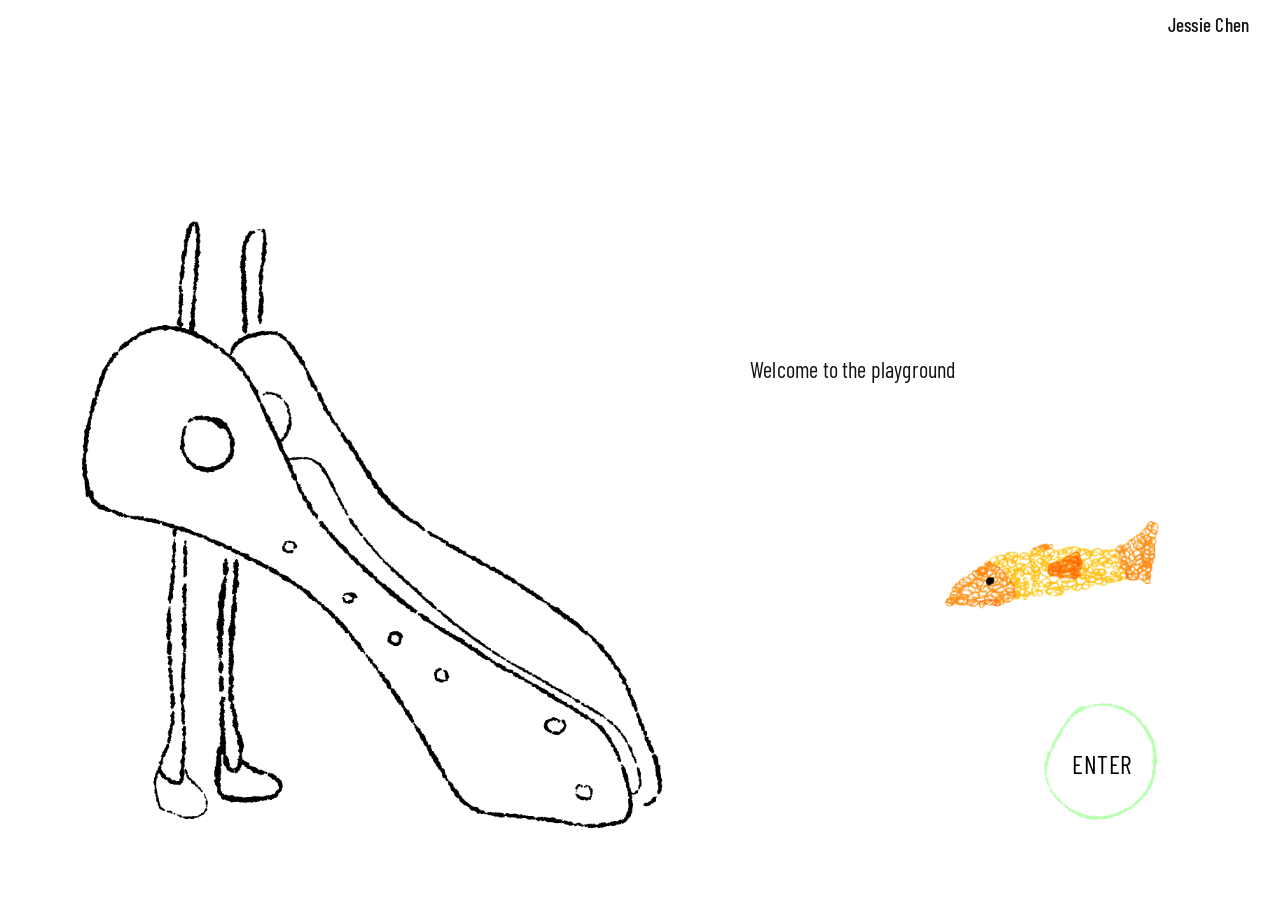
<file: index.html>
<!doctype html>
<html lang="en">
<head>
  <meta charset="utf-8">
  <meta name="viewport"
        content="width=device-width, initial-scale=1">

  <title>CHEN'S PLAYGROUND</title>

  <meta http-equiv="refresh"
        content="0; url=./scene/homepage/index.html">
</head>
<body>
  <a href="./scene/homepage/index.html">
    Enter CHEN'S PLAYGROUND
  </a>
</body>
</html>
</file>
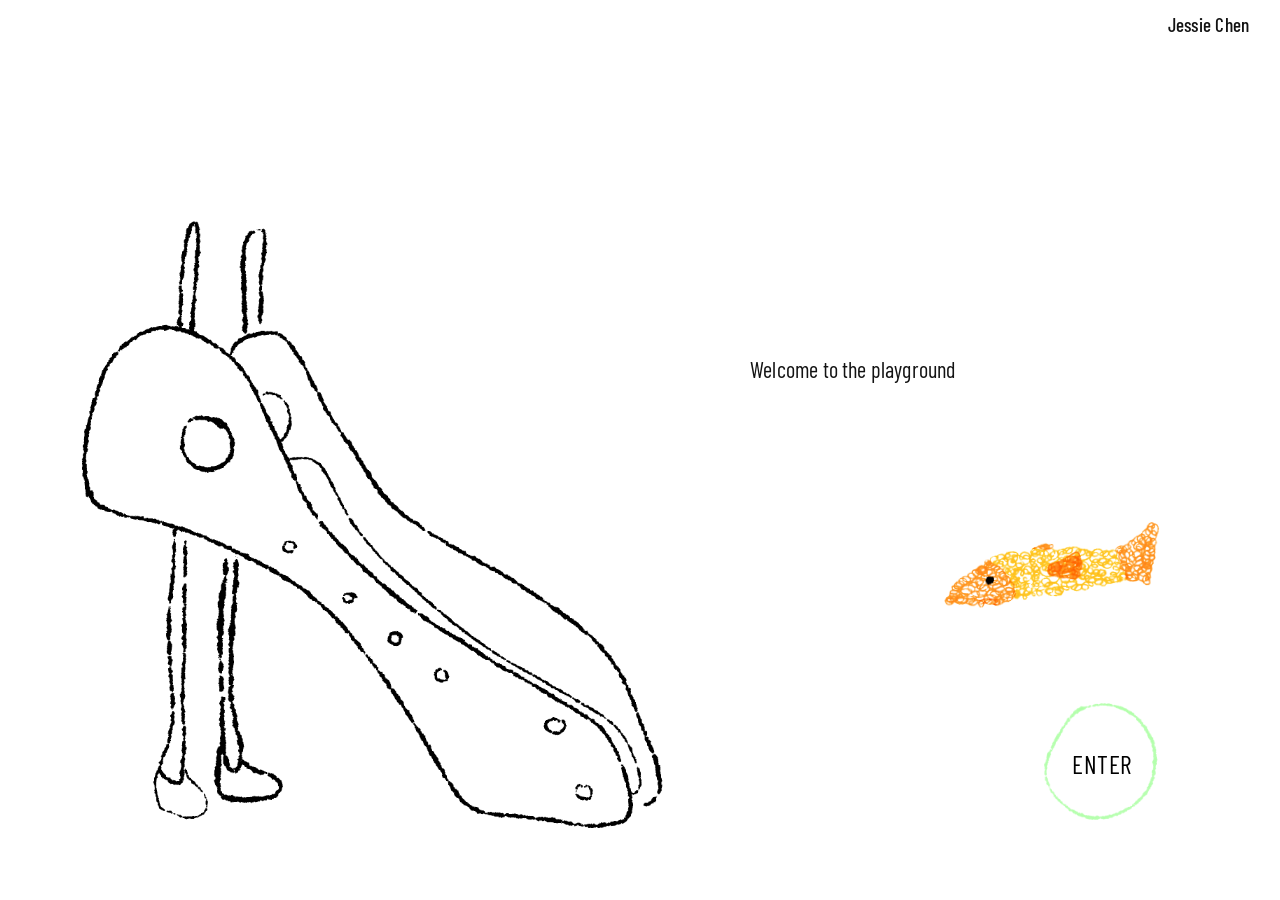
<file: scene/homepage/index.html>
<!doctype html>
<html lang="en">
<head>
  <meta charset="utf-8">
  <meta name="viewport" content="width=device-width, initial-scale=1">
  <meta name="theme-color" content="#ffffff">
  <meta name="description" content="Jessie Chen's Playground — a little space for curious things.">
  <title>CHEN'S PLAYGROUND — Jessie Chen</title>
  <link rel="preconnect" href="https://fonts.googleapis.com">
  <link rel="preconnect" href="https://fonts.gstatic.com" crossorigin>
  <link href="https://fonts.googleapis.com/css2?family=Barlow+Condensed:wght@400;500;600&display=swap" rel="stylesheet">
  <link rel="stylesheet" href="./homepage.css">
  <script src="../../playground.js" defer></script>
</head>
<body>
  <main class="playground">
    <header class="site-header"><span class="artist-name">Jessie Chen</span></header>

    <section id="scene-one" class="scene-one" aria-label="Welcome to the playground">
      <h1 class="visually-hidden">Chen's Playground</h1>
      <p class="welcome">Welcome to the playground</p>

      <img class="slide-sketch" src="../../drawing/1.png"
        alt="Jessie's hand-drawn playground slide" draggable="false">

      <!-- Follows cursor on desktop; intentionally hidden on mobile. -->
      <img id="fish" class="fish-doodle" src="../../drawing/fish.png"
        alt="" aria-hidden="true" draggable="false">

      <!-- One accessible button for both layouts. Mobile fish belongs to this button. -->
      <button id="enter-button" class="enter-button" type="button"
        aria-label="Enter the playground; on mobile, save the drowning fish">
        <span class="pond-prompt" aria-hidden="true">click to save the drowning fish</span>
        <img class="desktop-enter-art" src="../../drawing/circle1.png" alt="" draggable="false">
        <img class="mobile-pond-art" src="../../drawing/pond.png" alt="" draggable="false">
        <img class="pond-fish" src="../../drawing/fish.png" alt="" draggable="false">
        <span class="enter-label" aria-hidden="true">ENTER</span>
      </button>
    </section>
  </main>
</body>
</html>
</file>
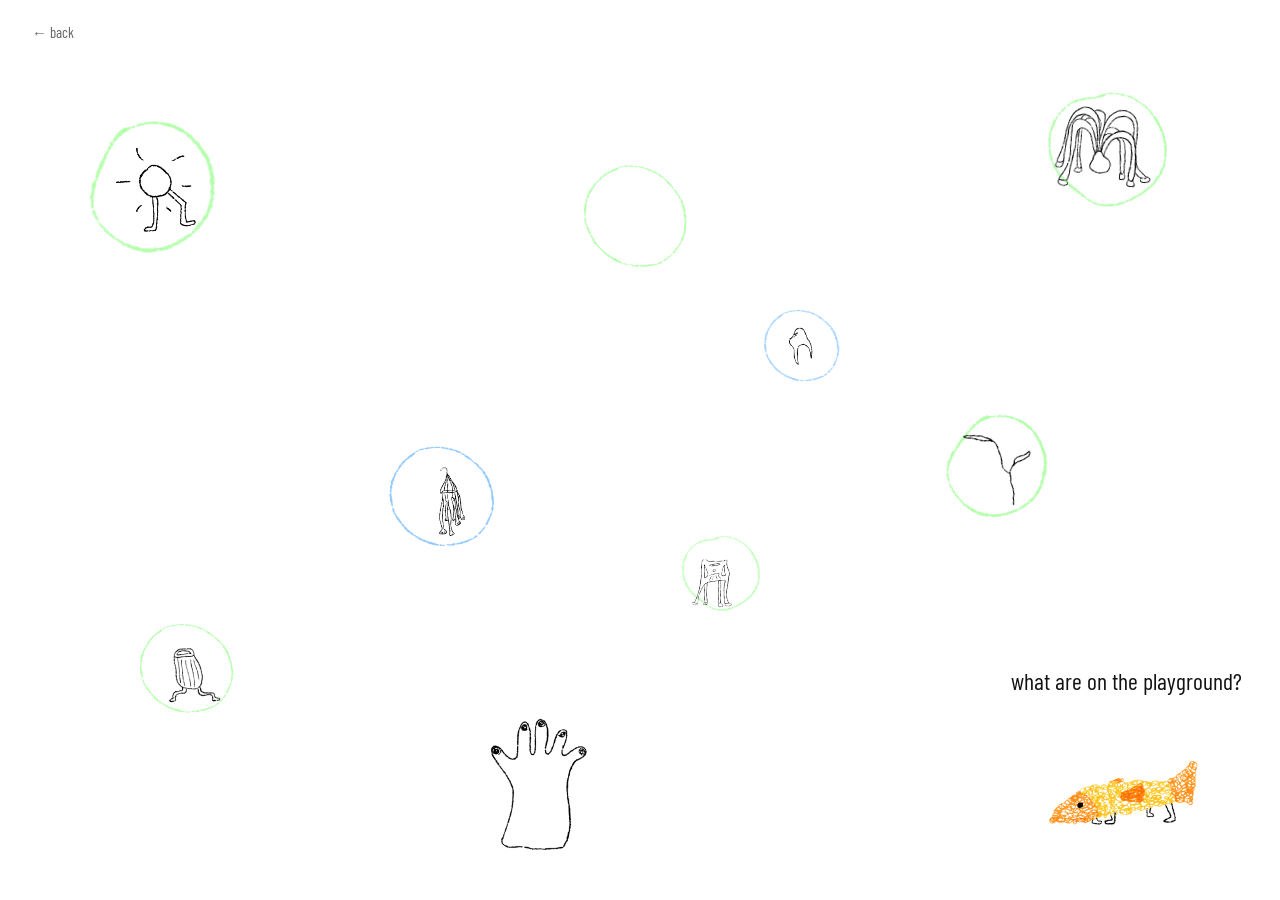
<file: scene/scene1/s1.html>
<!doctype html>
<html lang="en">
  <head>
    <meta charset="utf-8" />

    <meta name="viewport" content="width=device-width, initial-scale=1" />

    <meta name="theme-color" content="#ffffff" />

    <meta
      name="description"
      content="Explore eight little curiosities in Jessie Chen's Playground."
    />

    <title>CHEN'S PLAYGROUND — Scene 1</title>

    <!-- GOOGLE FONTS -->
    <link rel="preconnect" href="https://fonts.googleapis.com" />

    <link rel="preconnect" href="https://fonts.gstatic.com" crossorigin />

    <link
      href="https://fonts.googleapis.com/css2?family=Barlow+Condensed:wght@400;500;600&display=swap"
      rel="stylesheet"
    />

    <!-- CSS -->
    <link rel="stylesheet" href="./s1.css" />

    <!-- JAVASCRIPT -->
    <script src="./s1.js" defer></script>
  </head>

  <body>
    <!-- =====================================
       SCENE 1 — THE PLAYGROUND
       ===================================== -->

    <main class="scene-one" id="scene-one">
      <!-- BACK TO HOMEPAGE -->
      <a class="back-link" href="../homepage/index.html"> ← back </a>

      <!-- =====================================
         EIGHT BUBBLE GALLERIES
         ===================================== -->

      <div
        class="bubble-field"
        aria-label="Things to discover in the playground"
      >
        <!-- 01 — A LITTLE LIGHT -->
        <button
          class="bubble bubble-1"
          type="button"
          data-title="A Little Light"
          data-note="For ideas that refuse to sleep."
          data-images="../../drawing/7.png|../../drawing/8.png"
          data-slide-notes="For ideas that refuse to sleep.|A little light in an unexpected place."
        >
          <img class="bubble-ring" src="../../drawing/circle1.png" alt="" />

          <img class="bubble-doodle" src="../../drawing/8.png" alt="" />

          <span class="bubble-caption"> a little light </span>
        </button>

        <!-- 02 — AN EMPTY AFTERNOON -->
        <button
          class="bubble bubble-2"
          type="button"
          data-title="An Empty Afternoon"
          data-note="Nothing planned. Everything possible."
          data-images="../../drawing/12.png|../../drawing/14.png|../../drawing/13.png"
          data-slide-notes="Nothing planned. Everything possible.|A day with nowhere particular to go."
        >
          <img class="bubble-ring" src="../../drawing/circle2.png" alt="" />

          <span class="bubble-caption"> an empty afternoon </span>
        </button>

        <!-- 03 — THE UNRULY FOUNTAIN -->
        <button
          class="bubble bubble-3"
          type="button"
          data-title="The Unruly Fountain"
          data-note="A fountain that forgot which way is down."
          data-images="../../drawing/11.png|../../drawing/10.png"
          data-slide-notes="A fountain that forgot which way is down.|Water has its own ideas."
        >
          <img class="bubble-ring" src="../../drawing/circle3.png" alt="" />

          <img class="bubble-doodle" src="../../drawing/9.png" alt="" />

          <span class="bubble-caption"> the unruly fountain </span>
        </button>

        <!-- 04 — HANGING AROUND -->
        <button
          class="bubble bubble-4"
          type="button"
          data-title="Hanging Around"
          data-note="Some things are better left suspended."
          data-images="../../drawing/3.png|../../drawing/2.png|../../drawing/19.png"
          data-slide-notes="Some things are better left suspended.|Still hanging around, apparently."
        >
          <img class="bubble-ring" src="../../drawing/circle4.png" alt="" />

          <img
            class="bubble-doodle bubble-doodle--narrow"
            src="../../drawing/4.png"
            alt=""
          />

          <span class="bubble-caption"> hanging around </span>
        </button>

        <!-- 05 — ROOM FOR SOMETHING -->
        <button
          class="bubble bubble-5"
          type="button"
          data-title="Room for Something"
          data-note="Reserved for a beautiful accident."
          data-images="../../drawing/16.png|../../drawing/17.png"
          data-slide-notes="Reserved for a beautiful accident.|Something might happen here."
        >
          <img class="bubble-ring" src="../../drawing/circle1.png" alt="" />
          <img class="bubble-doodle" src="../../drawing/14.png" alt="" />

          <span class="bubble-caption"> room for something </span>
        </button>

        <!-- 06 — A SMALL PAUSE -->
        <button
          class="bubble bubble-6"
          type="button"
          data-title="A Small Pause"
          data-note="This circle is taking a break."
          data-images="../../drawing/5.png|../../drawing/18.png|../../drawing/20.png"
          data-slide-notes="This circle is taking a break.|A little more time to do absolutely nothing."
        >
          <img class="bubble-ring" src="../../drawing/circle2.png" alt="" />
          <img class="bubble-doodle" src="../../drawing/18.png" alt="" />
          <span class="bubble-caption"> a small pause </span>
        </button>

        <!-- 07 — A VERY SERIOUS CHAIR -->
        <button
          class="bubble bubble-7"
          type="button"
          data-title="A Very Serious Seat"
          data-note="Please don't sit too seriously."
          data-images="../../drawing/6.png|../../drawing/3.png|../../drawing/2.png|../../drawing/15.png"
          data-slide-notes="Please don't sit too seriously.|Even chairs deserve a little fun."
        >
          <img class="bubble-ring" src="../../drawing/circle3.png" alt="" />

          <img class="bubble-doodle" src="../../drawing/2.png" alt="" />

          <span class="bubble-caption"> a very serious chair </span>
        </button>

        <!-- 08 — NOT QUITE FINISHED -->
        <button
          class="bubble bubble-8"
          type="button"
          data-title="Not Quite "
          data-note="A tiny space for something unexpected."
          data-images="../../drawing/4.png|../../drawing/2.png"
          data-slide-notes="A tiny space for something unexpected.|To be continued, perhaps."
        >
          <img class="bubble-ring" src="../../drawing/circle4.png" alt="" />
          <img class="bubble-doodle" src="../../drawing/17.png" alt="" />
          <span class="bubble-caption"> not quite finished </span>
        </button>
      </div>
      <!-- END BUBBLE FIELD -->

      <!-- =====================================
         CURSOR-FOLLOWING HAND
         ===================================== -->

      <img
        id="hand-cursor"
        class="hand-cursor"
        src="../../drawing/fullhand.png"
        alt=""
        aria-hidden="true"
        draggable="false"
      />

      <footer class="scene-footer">
        <p>what are on the playground?</p>

        <!-- Interactive fish -->
        <button
          id="pet-fish"
          class="fish-touch"
          type="button"
          aria-label="Pet the fish"
        >
          <img
            class="footer-fish"
            src="../../drawing/fish2.png"
            alt=""
            draggable="false"
          />
        </button>
      </footer>
    </main>
    <!-- END SCENE 1 -->

    <!-- =====================================
       SERIES GALLERY MODAL

       Each bubble opens its own series.
       Images and descriptions change
       using data-images / data-slide-notes.
       ===================================== -->

    <div
      id="bubble-panel"
      class="bubble-panel"
      role="dialog"
      aria-modal="true"
      aria-labelledby="panel-title"
      aria-describedby="panel-note"
      hidden
    >
      <div class="panel-content" tabindex="-1">
        <!-- CLOSE BUTTON -->
        <button
          id="close-panel"
          class="panel-close"
          type="button"
          aria-label="Close gallery"
        >
          ×
        </button>

        <!-- SERIES LABEL -->
        <span class="panel-index"> A SMALL DISCOVERY / 01 </span>

        <!-- SERIES TITLE -->
        <h2 id="panel-title"></h2>

        <!-- ARTWORK DESCRIPTION -->
        <p id="panel-note"></p>

        <!-- =====================================
           IMAGE SLIDER
           ===================================== -->

        <div class="series-viewer">
          <!-- PREVIOUS ARTWORK -->
          <button
            id="prev-artwork"
            class="series-arrow"
            type="button"
            aria-label="Previous artwork"
          >
            <span aria-hidden="true">◀</span>
          </button>

          <!-- CURRENT ARTWORK -->
          <a
            id="panel-link"
            href="../../drawing/2.png"
            target="_blank"
            rel="noopener"
            aria-label="Open artwork in a new tab"
          >
            <img
              id="panel-image"
              src="../../drawing/2.png"
              alt="Artwork from this series"
            />
          </a>

          <!-- NEXT ARTWORK -->
          <button
            id="next-artwork"
            class="series-arrow"
            type="button"
            aria-label="Next artwork"
          >
            <span aria-hidden="true">▶</span>
          </button>
        </div>
        <!-- END IMAGE SLIDER -->

        <!-- =====================================
           GALLERY FOOTER
           ===================================== -->

        <div class="series-meta">
          <!-- IMAGE COUNTER -->
          <span id="series-count" aria-live="polite"> 01 / 02 </span>

          <!-- ENLARGE IMAGE HINT -->
          <span class="panel-footnote">
            click the drawing to see it larger ↗
          </span>
        </div>
      </div>
      <!-- END PANEL CONTENT -->
    </div>
    <!-- END SERIES GALLERY -->
  </body>
</html>
</file>
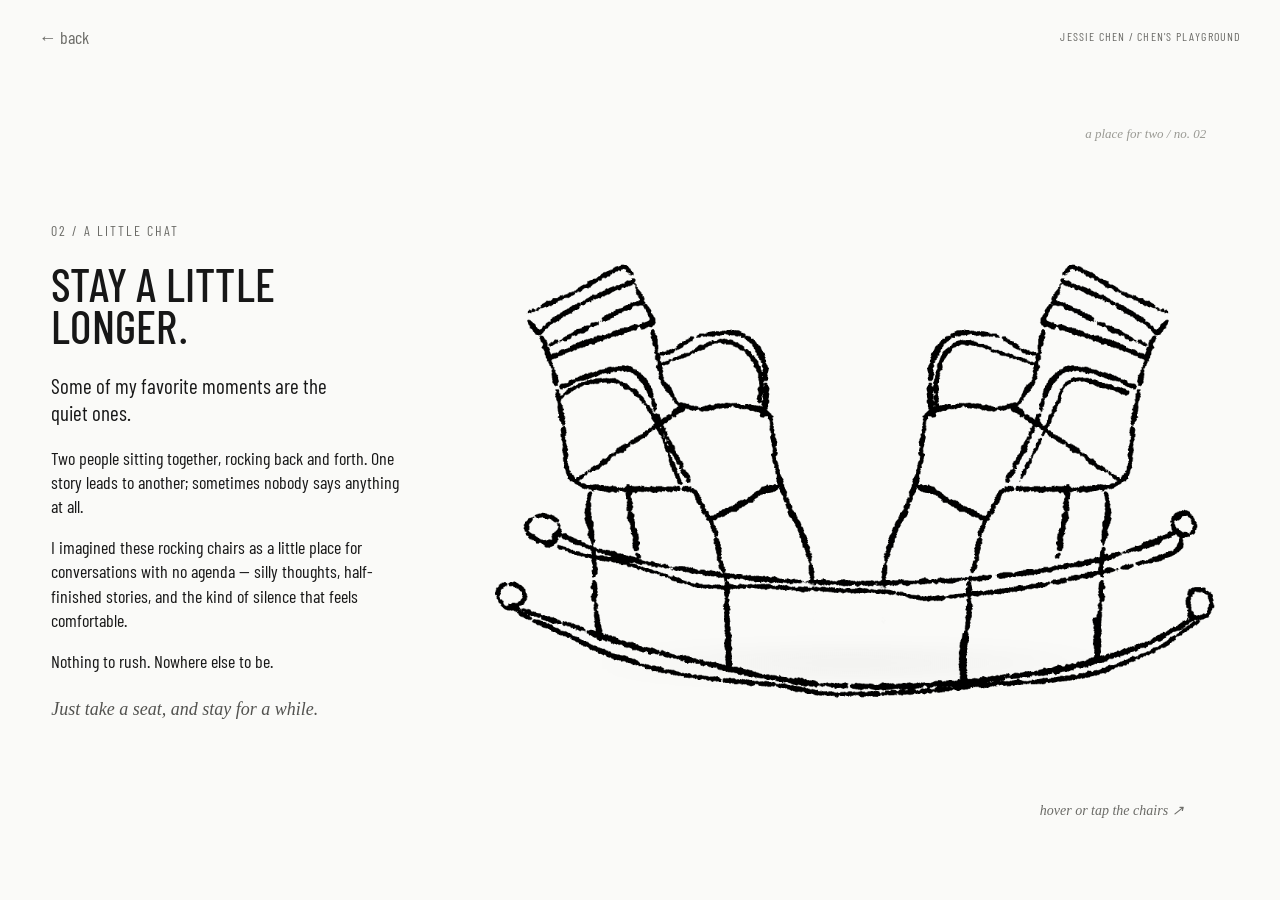
<file: scene/scene2/s2.html>
<!doctype html>
<html lang="en">
<head>
  <meta charset="utf-8">
  <meta name="viewport" content="width=device-width, initial-scale=1">
  <meta name="theme-color" content="#fafaf8">

  <meta
    name="description"
    content="A Little Chat — a quiet place for conversation in Chen's Playground."
  >

  <title>A Little Chat — Chen's Playground</title>

  <!-- FONT -->
  <link
    href="https://fonts.googleapis.com/css2?family=Barlow+Condensed:wght@400;500;600&display=swap"
    rel="stylesheet"
  >

  <!-- CSS -->
  <link rel="stylesheet" href="s2.css">

  <!-- JAVASCRIPT -->
  <script src="s2.js" defer></script>
</head>

<body>
  <main class="scene-two" id="scene-two">

    <!-- BACK -->
    <a class="back-link" href="../scene1/s1.html">
      ← back
    </a>

    <span class="site-note">
      JESSIE CHEN / CHEN'S PLAYGROUND
    </span>

    <div class="scene-layout">

      <!-- LEFT: HEADING -->
      <header class="statement-heading">

        <p class="scene-label">
          02 / A LITTLE CHAT
        </p>

        <h1>
          <span class="title-line">
            STAY A LITTLE
          </span>

          <span class="title-line">
            LONGER<span class="full-stop">.</span>
          </span>
        </h1>

        <p class="opening-line">
          Some of my favorite moments are the quiet ones.
        </p>

      </header>

      <!-- LEFT: PROJECT STATEMENT -->
      <div class="statement-copy">

        <p>
          Two people sitting together, rocking back and forth.
          One story leads to another; sometimes nobody says
          anything at all.
        </p>

        <p>
          I imagined these rocking chairs as a little place
          for conversations with no agenda — silly thoughts,
          half-finished stories, and the kind of silence
          that feels comfortable.
        </p>

        <p>
          Nothing to rush. Nowhere else to be.
        </p>

        <p class="closing-line">
          Just take a seat, and stay for a while.
        </p>

      </div>

      <!-- RIGHT: INTERACTIVE ROCKING CHAIRS -->
      <section
        class="chair-stage"
        id="chair-stage"
        aria-label="Interactive hand-drawn rocking chairs"
      >

        <span class="stage-number" aria-hidden="true">
          a place for two / no. 02
        </span>

        <!-- SUBTLE GROUND SHADOW -->
        <div class="chair-ground" aria-hidden="true"></div>

        <!-- INTERACTIVE CHAIR -->
        <button
          class="chair-button"
          id="chair-button"
          type="button"
          aria-label="Rock the chairs to discover a little conversation"
          aria-describedby="chair-instruction"
        >

          <img
            class="chair-art"
            src="../../drawing/6.png"
            alt="Two hand-drawn rocking chairs leaning toward one another"
            draggable="false"
          >

        </button>

        <!-- INSTRUCTION -->
        <p
          class="chair-instruction"
          id="chair-instruction"
        >
          <span class="desktop-instruction">
            hover or tap the chairs ↗
          </span>

          <span class="mobile-instruction">
            tap the chairs ↗
          </span>
        </p>

        <!-- SECRET CONVERSATION -->
        <p
          class="chair-whisper"
          id="chair-whisper"
          aria-live="polite"
        >
          psst... there's room for you, too.
        </p>

      </section>

    </div>
  </main>
</body>
</html>
</file>
<file: scene/homepage/homepage.css>
/* CHEN'S PLAYGROUND — responsive homepage / original artwork by Jessie Chen */
:root {
  color-scheme: light;
  --paper: #fff;
  --ink: #131313;
  --type: "Barlow Condensed", "Arial Narrow", sans-serif;
}
* { box-sizing: border-box; }
html, body { margin: 0; min-height: 100%; background: var(--paper); }
body { overflow: hidden; font-family: var(--type); color: var(--ink); }
button { font: inherit; }
button:focus-visible { outline: 2px solid var(--ink); outline-offset: 5px; }
.visually-hidden { position: absolute; width: 1px; height: 1px; padding: 0; margin: -1px; overflow: hidden; white-space: nowrap; clip-path: inset(50%); border: 0; }

/* 01 — Stage and header */
.playground { position: relative; width: 100%; height: 100vh; height: 100dvh; overflow: hidden; background: var(--paper); }
.scene-one { position: absolute; inset: 0; overflow: hidden; }
.site-header { position: absolute; z-index: 30; top: 1.4%; right: 2.4%; }
.artist-name { font-size: clamp(18px, 1.5vw, 31px); font-weight: 500; letter-spacing: .012em; }
.welcome { position: absolute; z-index: 3; top: 39.5%; left: 58.6%; margin: 0; font-size: clamp(19px, 1.74vw, 34px); font-weight: 400; letter-spacing: .008em; white-space: nowrap; }

/* 02 — Original drawings */
.slide-sketch { position: absolute; z-index: 5; bottom: 0; left: .9%; width: min(56vw, 80vh); height: auto; transform-origin: 15% 85%; user-select: none; -webkit-user-drag: none; will-change: transform; }
.fish-doodle { position: absolute; z-index: 7; top: 62.3%; left: 82.5%; width: 18.55vw; min-width: 160px; max-width: 390px; height: auto; transform: translate(-50%,-50%); pointer-events: none; user-select: none; -webkit-user-drag: none; will-change: left, top, transform; }

/* 03 — Single button, different artwork per layout */
#enter-button { position: absolute; z-index: 15; right: 5.4%; bottom: 3.1%; width: clamp(180px, 17vw, 270px); padding: 0; border: 0; background: transparent; cursor: pointer; transition: transform .22s ease; -webkit-tap-highlight-color: transparent; }
#enter-button img { display: block; width: 100%; height: auto; pointer-events: none; user-select: none; -webkit-user-drag: none; }
#enter-button .desktop-enter-art { display: block; }
#enter-button .mobile-pond-art, #enter-button .pond-fish, #enter-button .pond-prompt { display: none; }
#enter-button .enter-label { position: absolute; z-index: 3; left: 50%; top: 50%; transform: translate(-50%,-50%); font-size: clamp(19px,2vw,27px); letter-spacing: .02em; pointer-events: none; }
#enter-button:active { transform: scale(.95); }
@media (hover: hover) and (pointer: fine) { #enter-button:hover { transform: rotate(-7deg) scale(1.045); } }

/* 04 — Transition to scene1 */
.scene-one.is-leaving .slide-sketch { z-index: 18; animation: slide-departs 1.55s cubic-bezier(.55,.02,.64,.99) forwards; }
.scene-one.is-leaving .welcome { animation: soft-fade .36s ease forwards; }
.scene-one.is-leaving #enter-button { animation: soft-fade .26s ease forwards; pointer-events: none; }
.scene-one.is-leaving .fish-doodle { animation: fish-fade .6s .45s ease forwards; }
@keyframes slide-departs {
  0% { transform: translateX(0) rotate(0); }
  13% { transform: translateX(-1.9vw) rotate(-1.6deg); }
  30% { transform: translateX(10vw) rotate(.3deg); }
  100% { transform: translateX(125vw) rotate(5deg); }
}
@keyframes soft-fade { to { opacity: 0; } }
@keyframes fish-fade { to { opacity: 0; transform: translate(-50%,-50%) rotate(-12deg) scale(.83); } }

/* 05 — Medium / short desktop */
@media (min-width: 681px) and (max-height: 590px) {
  .slide-sketch { width: min(55vw, 79vh); }
  #enter-button { width: min(17vw, 25vh); }
}

/* 06 — Mobile: rearranged, not simply scaled down */
@media (max-width: 680px) {
  .site-header { top: 3%; right: 6.2%; }
  .artist-name { font-size: 22px; }
  .welcome { top: 24%; left: 50%; transform: translateX(-50%); font-size: clamp(21px,5.4vw,26px); }
  .slide-sketch { bottom: 0; left: -4%; width: min(92vw, 52vh); }
  #fish.fish-doodle { display: none; }

  /* Pond + fish share coordinates because fish lives INSIDE button. */
  #enter-button { right: 8%; bottom: 18%; width: clamp(96px,26vw,120px); overflow: visible; }
  #enter-button .desktop-enter-art, #enter-button .enter-label { display: none; }
  #enter-button .mobile-pond-art { display: block; position: relative; z-index: 1; }
  #enter-button .pond-fish { display: block; position: absolute; z-index: 2; left: 48%; top: 40%; width: 78%; max-width: none; height: auto; transform: translate(-50%,-50%) rotate(-12deg); animation: pond-fish-float 2.8s ease-in-out infinite; }
  #enter-button .pond-prompt { display: block; position: absolute; z-index: 3; right: 0; bottom: calc(100% + 12px); font: italic clamp(13px,3.6vw,15px)/1.3 Georgia,serif; color: #565656; white-space: nowrap; pointer-events: none; animation: prompt-breathe 3.2s ease-in-out infinite; }
}
@keyframes pond-fish-float {
  0%, 100% { transform: translate(-50%,-50%) rotate(-12deg); }
  50% { transform: translate(-50%,calc(-50% - 5px)) rotate(-7deg); }
}
@keyframes prompt-breathe { 0%,100% {opacity:.68} 50% {opacity:1} }
@media (max-width: 380px) and (max-height: 730px) {
  .welcome { top: 20%; }
  .slide-sketch { width: 94vw; }
  #enter-button { bottom: 21%; }
}
@media (prefers-reduced-motion: reduce) {
  .scene-one.is-leaving .slide-sketch, .scene-one.is-leaving .fish-doodle { animation: soft-fade .15s ease forwards; }
  #enter-button, #enter-button .pond-fish, #enter-button .pond-prompt { transition: none; animation: none; }
}
</file>
<file: scene/scene1/s1.css>
/* CHEN'S PLAYGROUND — Scene 1: responsive bubble field / artwork by Jessie Chen */
:root { color-scheme: light; --paper: #fff; --ink: #131313; --type: "Barlow Condensed", "Arial Narrow", sans-serif; }
* { box-sizing: border-box; }
html,body { margin: 0; min-height: 100%; background: var(--paper); }
body { font-family: var(--type); color: var(--ink); }
body.modal-open { overflow: hidden; }
button { font: inherit; }
button:focus-visible, a:focus-visible { outline: 2px solid var(--ink); outline-offset: 5px; }

/* 01 — Scene frame */
.scene-one { position: relative; width: 100%; min-height: 100vh; min-height: 100dvh; background: var(--paper); overflow: hidden; animation: arrive .5s ease both; }
@keyframes arrive { from { opacity: 0; } to { opacity: 1; } }
.back-link { position: absolute; z-index: 20; top: 2.5%; left: 2.5%; color: var(--ink); opacity: .65; text-decoration: none; font-size: clamp(14px,1.15vw,18px); }
.back-link:hover { opacity: 1; }

/* 02 — Eight independent circles */
.bubble-field { position: absolute; inset: 0; }
.bubble { position: absolute; z-index: 2; left: var(--x); top: var(--y); width: var(--size); aspect-ratio: 1; padding: 0; border: 0; background: transparent; cursor: pointer; transform: translate(-50%,-50%) rotate(var(--rotation,0deg)); transform-origin: center; transition: transform .32s cubic-bezier(.2,.85,.25,1); -webkit-tap-highlight-color: transparent; }
.bubble:hover, .bubble:focus-visible { z-index: 9; transform: translate(-50%,-50%) rotate(0deg) scale(1.15); }
.bubble-ring { display: block; width: 100%; height: 100%; object-fit: contain; pointer-events: none; }
.bubble-doodle { position: absolute; z-index: 1; top: 49%; left: 50%; width: 55%; height: 64%; object-fit: contain; transform: translate(-50%,-50%); pointer-events: none; }
.bubble-doodle--narrow { width: 40%; }
.bubble-caption { position: absolute; top: 103%; left: 50%; width: max-content; max-width: 180px; opacity: 0; transform: translate(-50%,8px); font: italic clamp(12px,1.2vw,17px)/1.2 Georgia,serif; color: #626262; pointer-events: none; transition: opacity .3s ease, transform .3s ease; }
.bubble:hover .bubble-caption, .bubble:focus-visible .bubble-caption { opacity: 1; transform: translate(-50%,0); }

/* Desktop composition, based on the eight-bubble design. */
.bubble-1 { --x: 12%; --y: 21%; --size: 19vw; --rotation: -6deg; }
.bubble-2 { --x: 50%; --y: 25%; --size: 14vw; --rotation: 8deg; }
.bubble-3 { --x: 86%; --y: 17%; --size: 16vw; --rotation: 5deg; }
.bubble-4 { --x: 35%; --y: 56%; --size: 14vw; --rotation: -4deg; }
.bubble-5 { --x: 78%; --y: 52%; --size: 15vw; --rotation: 8deg; }
.bubble-6 { --x: 15%; --y: 75%; --size: 12.5vw; --rotation: -5deg; }
.bubble-7 { --x: 56%; --y: 64%; --size: 10.5vw; --rotation: 4deg; }
.bubble-8 { --x: 63%; --y: 39%; --size: 10vw; --rotation: -4deg; }

/* 03 — Cursor hand and fixed fish */
.hand-cursor { position: absolute; z-index: 10; top: 83%; left: 42%; width: clamp(120px,13vw,215px); height: auto; transform: translate(-50%,-25%); pointer-events: none; user-select: none; -webkit-user-drag: none; will-change: left,top,transform; }
.scene-footer { position: absolute; z-index: 6; right: 3%; bottom: 3%; display: flex; flex-direction: column; align-items: center; gap: 12px; pointer-events: none; }
.scene-footer p { margin: 0; font-size: clamp(20px,1.85vw,34px); white-space: nowrap; }
.footer-fish { width: clamp(115px,13vw,220px); height: auto; }

/* 04 — Modal: distinct text per bubble, single detail image until replaced */
.bubble-panel[hidden] { display: none; }
.bubble-panel { position: fixed; inset: 0; z-index: 40; display: grid; place-items: center; padding: 20px; background: rgba(255,255,255,.86); -webkit-backdrop-filter: blur(9px); backdrop-filter: blur(9px); }
.panel-content { position: relative; display: flex; flex-direction: column; align-items: flex-start; width: min(540px,100%); max-height: min(90vh,90dvh); overflow: auto; padding: clamp(22px,4vw,43px); border: 1px solid #d7d7d7; background: #fff; box-shadow: 0 20px 60px rgba(0,0,0,.05); }
.panel-close { position: absolute; top: 7px; right: 16px; padding: 0; border: 0; background: transparent; font: 32px Georgia,serif; cursor: pointer; }
.panel-index, .panel-footnote { font-size: 13px; letter-spacing: .05em; color: #666; }
#panel-title { font-size: clamp(30px,4vw,54px); font-weight: 400; line-height: 1; margin: 14px 0 5px; }
#panel-note { font: italic 16px/1.5 Georgia,serif; color: #666; margin: 10px 0 22px; }
#panel-link { display: block; width: 100%; }
#panel-image { display: block; width: 100%; max-height: 320px; object-fit: contain; }
.panel-footnote { margin-top: 12px; }

/* 05 — Tablet: rebalance type and size before switching layout */
@media (min-width: 681px) and (max-width: 1024px) {
  .bubble-1 { --size: 20vw; }
  .bubble-3 { --size: 18vw; }
  .bubble-4 { --size: 16vw; }
  .bubble-7 { --size: 13vw; }
  .hand-cursor { width: clamp(110px,14vw,160px); }
  .scene-footer { right: 2%; bottom: 2%; }
  .scene-footer p { font-size: 20px; }
  .footer-fish { width: 110px; }
}

/* 06 — Mobile: intentional vertical composition, eight large tap targets */
@media (max-width: 680px) {
  .scene-one { min-height: max(1460px,185dvh); }
  .back-link { top: 20px; left: 18px; font-size: 17px; }
  .bubble-1 { --x: 27%; --y: 11%; --size: clamp(112px,36vw,150px); }
  .bubble-2 { --x: 75%; --y: 20%; --size: clamp(108px,33vw,135px); }
  .bubble-3 { --x: 27%; --y: 30%; --size: clamp(112px,36vw,150px); }
  .bubble-4 { --x: 74%; --y: 40%; --size: clamp(105px,31vw,132px); }
  .bubble-5 { --x: 27%; --y: 50%; --size: clamp(112px,36vw,148px); }
  .bubble-6 { --x: 75%; --y: 60%; --size: clamp(105px,32vw,132px); }
  .bubble-7 { --x: 30%; --y: 70%; --size: clamp(105px,32vw,130px); }
  .bubble-8 { --x: 72%; --y: 79%; --size: clamp(105px,30vw,124px); }
  .bubble:active { z-index: 9; transform: translate(-50%,-50%) scale(1.09); }
  /* The captions remain discoverable without hover; tap opens full title + note. */
  .bubble-caption { opacity: .78; transform: translate(-50%,0); font-size: 12px; line-height: 1.25; max-width: 120px; min-width: 105px; white-space: normal; text-align: center; }
  .hand-cursor { z-index: 1; top: auto; left: 24%; bottom: 40px; width: 90px; transform: translate(-50%,0) rotate(-8deg); opacity: .85; will-change: auto; }
  .scene-footer { right: 5%; bottom: 20px; gap: 4px; }
  .scene-footer p { font-size: 17px; }
  .footer-fish { width: 91px; }
  .bubble-panel { padding: 12px; }
  .panel-content { width: 100%; max-height: calc(100dvh - 24px); padding: 24px; }
  #panel-title { font-size: clamp(34px,9vw,48px); }
  #panel-image { max-height: 38dvh; }
}

@media (hover: none) and (min-width: 681px) {
  .bubble-caption { opacity: .8; transform: translate(-50%,0); }
}
@media (prefers-reduced-motion: reduce) {
  .scene-one { animation: none; }
  .bubble, .bubble-caption { transition: none; }
}

/* ========================================
   SERIES GALLERY
   ======================================== */

.panel-content {
  width: min(600px, 100%);
}

/* Artwork and navigation */

.series-viewer {
  display: grid;
  grid-template-columns:
    42px minmax(0, 1fr) 42px;

  align-items: center;
  gap: 12px;

  width: 100%;
  min-height: 280px;
  margin-top: 16px;
}

/* Triangle buttons */

.series-arrow {
  display: flex;
  justify-content: center;
  align-items: center;

  width: 42px;
  height: 48px;

  padding: 0;
  border: none;
  background: transparent;

  color: #131313;
  font-size: 21px;

  cursor: pointer;

  transition:
    transform .25s ease,
    opacity .25s ease;
}

.series-arrow:hover:not(:disabled) {
  transform: scale(1.25);
}

.series-arrow:disabled {
  opacity: .2;
  cursor: default;
}

.series-arrow[hidden] {
  display: none;
}

/* Artwork */

#panel-link {
  display: flex;
  justify-content: center;
  align-items: center;

  width: 100%;
  min-width: 0;
}

#panel-image {
  display: block;
  width: 100%;
  max-height: min(42vh, 340px);
  object-fit: contain;
}

#panel-image.is-changing {
  animation: artwork-appear .3s ease;
}

@keyframes artwork-appear {
  from {
    opacity: 0;
    transform: translateY(8px);
  }

  to {
    opacity: 1;
    transform: translateY(0);
  }
}

/* Counter and footnote */

.series-meta {
  display: flex;
  justify-content: space-between;
  align-items: center;
  gap: 16px;

  width: 100%;
  margin-top: 16px;
}

#series-count {
  font-size: 14px;
  color: #777;
  letter-spacing: .06em;
}

.series-meta .panel-footnote {
  margin: 0;
}

/* MOBILE */

@media (max-width: 680px) {
  .panel-content {
    width: 100%;
    max-height: calc(100dvh - 28px);
    padding: 24px 18px;
  }

  .series-viewer {
    grid-template-columns:
      34px minmax(0, 1fr) 34px;

    gap: 5px;
    min-height: 220px;
  }

  .series-arrow {
    width: 34px;
    height: 48px;
    font-size: 18px;
  }

  #panel-image {
    max-height: 36dvh;
  }

  .series-meta .panel-footnote {
    font-size: 11px;
    text-align: right;
  }
}

@media (prefers-reduced-motion: reduce) {
  .series-arrow {
    transition: none;
  }

  #panel-image.is-changing {
    animation: none;
  }
}

/* ==========================================
   INTERACTIVE FISH
   ========================================== */

.fish-touch {
  display: block;
  padding: 0;
  border: none;
  background: transparent;

  cursor: pointer;
  pointer-events: auto;
  touch-action: manipulation;

  -webkit-tap-highlight-color: transparent;
}

.fish-touch:focus-visible {
  outline: 2px solid #131313;
  outline-offset: 5px;
}

.footer-fish {
  display: block;
  height: auto;

  transform-origin: 65% 50%;

  user-select: none;
  -webkit-user-drag: none;

  will-change: transform;
}

/* ==========================================
   MOBILE — INTERACTIVE HAND
   ========================================== */

@media (max-width: 680px) {

  .hand-cursor {
    position: absolute;
    z-index: 12;

    width: clamp(90px, 24vw, 130px);
    height: auto;

    pointer-events: none;

    user-select: none;
    -webkit-user-select: none;
    -webkit-user-drag: none;

    opacity: 1;

    will-change: left, top, transform;
  }

}
/* Allow bubbles to receive taps */
#hand-cursor {
  pointer-events: none;
}

.bubble {
  pointer-events: auto;
  touch-action: manipulation;
}

/* Gallery visibility */
#bubble-panel[hidden] {
  display: none !important;
}
</file>
<file: scene/scene2/s2.css>
/* ==========================================
   CHEN'S PLAYGROUND
   SCENE 02 — A LITTLE CHAT
   ========================================== */

/* 01 — DESIGN TOKENS */

:root {
  color-scheme: light;

  --paper: #fafaf8;
  --ink: #171717;
  --muted: #6b6b67;

  --type: "Barlow Condensed", "Arial Narrow", sans-serif;
}

/* 02 — RESET */

* {
  box-sizing: border-box;
}

html,
body {
  margin: 0;
  min-height: 100%;
  background: var(--paper);
}

body {
  color: var(--ink);
  font-family: var(--type);
}

a,
button {
  font: inherit;
}

a:focus-visible,
button:focus-visible {
  outline: 2px solid var(--ink);
  outline-offset: 5px;
}

/* ==========================================
   03 — PAGE FRAME
   ========================================== */

.scene-two {
  position: relative;

  min-height: 100vh;
  min-height: 100dvh;

  overflow: hidden;
  background: var(--paper);
}

.back-link {
  position: absolute;

  top: 26px;
  left: clamp(22px, 3vw, 50px);

  z-index: 5;

  color: var(--muted);
  text-decoration: none;
  font-size: 18px;
}

.back-link:hover {
  color: var(--ink);
}

.site-note {
  position: absolute;

  top: 29px;
  right: clamp(22px, 3vw, 50px);

  color: var(--muted);
  font-size: 12px;
  letter-spacing: .1em;
}

/* ==========================================
   04 — EDITORIAL LAYOUT
   ========================================== */

.scene-layout {
  display: grid;

  grid-template-columns:
    minmax(300px, 370px)
    minmax(0, 1fr);

  grid-template-rows: auto auto;

  grid-template-areas:
    "heading chair"
    "copy chair";

  column-gap: clamp(30px, 4.2vw, 92px);

  align-content: center;

  min-height: 100vh;
  min-height: 100dvh;

  padding:
    90px
    clamp(30px, 4vw, 70px)
    45px;
}

/* ==========================================
   05 — LEFT TEXT
   ========================================== */

.statement-heading {
  grid-area: heading;
  align-self: end;
}

.statement-copy {
  grid-area: copy;
  align-self: start;
  max-width: 355px;
}

.scene-label {
  margin: 0 0 24px;

  color: var(--muted);
  font-size: 14px;
  letter-spacing: .14em;
}

h1 {
  margin: 0 0 23px;

  font-size: clamp(42px, 3.6vw, 62px);
  font-weight: 500;
  line-height: .91;
  letter-spacing: .005em;
}

.title-line {
  display: block;
  white-space: nowrap;
}

.full-stop {
  font-family: Georgia, serif;
}

/* Opening sentence */

.opening-line {
  margin: 0 0 20px;
  max-width: 315px;

  font-size: clamp(20px, 1.65vw, 25px);
  line-height: 1.25;
}

/* Main statement */

.statement-copy p {
  margin: 0 0 17px;

  font-size: clamp(18px, 1.36vw, 22px);
  line-height: 1.34;
}

/* Closing invitation */

.statement-copy .closing-line {
  margin: 24px 0 0;

  color: #52524f;

  font: italic clamp(18px, 1.4vw, 22px)/1.43
    Georgia, serif;
}

/* ==========================================
   06 — ROCKING CHAIR STAGE
   ========================================== */

.chair-stage {
  grid-area: chair;

  position: relative;

  display: grid;
  place-items: center;

  min-width: 0;
  min-height: 530px;

  align-self: stretch;
}

/* Interactive button */

.chair-button {
  position: relative;
  z-index: 2;

  display: block;

  width: min(100%, 850px);

  padding: 0;
  border: 0;
  background: transparent;

  cursor: pointer;

  -webkit-tap-highlight-color: transparent;
}

/* Original artwork */

.chair-art {
  display: block;

  width: 100%;
  height: auto;
  object-fit: contain;

  transform-origin: 50% 86%;

  user-select: none;
  -webkit-user-drag: none;

  animation: breathe 6s ease-in-out infinite;
}

/* Rocking state */

.chair-stage.is-rocking .chair-art {
  animation: rock-together 2.45s ease-in-out 1 both;
}

/* Subtle ground shadow */

.chair-ground {
  position: absolute;
  z-index: 0;

  left: 14%;
  right: 14%;
  bottom: 23%;

  height: 26px;
  border-radius: 50%;

  background: radial-gradient(
    ellipse,
    rgba(22, 22, 22, .075),
    transparent 72%
  );

  filter: blur(11px);
  pointer-events: none;
}

/* Small editorial note */

.stage-number {
  position: absolute;
  z-index: 1;

  right: 3%;
  top: 4%;

  color: #999993;

  font: italic 13px Georgia, serif;
}

/* Interaction instruction */

.chair-instruction {
  position: absolute;

  right: 6%;
  bottom: 4%;

  margin: 0;

  color: var(--muted);

  font: italic 14px Georgia, serif;
}

.mobile-instruction {
  display: none;
}

/* ==========================================
   07 — CONVERSATION WHISPERS
   ========================================== */

.chair-whisper {
  position: absolute;
  z-index: 3;

  left: 9%;
  bottom: 6%;

  max-width: 260px;
  margin: 0;

  color: #52524f;

  font: italic clamp(15px, 1.15vw, 18px)/1.4
    Georgia, serif;

  opacity: 0;
  transform: translateY(8px);

  pointer-events: none;

  transition:
    opacity .45s ease,
    transform .45s ease;
}

.chair-stage.has-interacted .chair-whisper {
  opacity: 1;
  transform: translateY(0);
}

/* ==========================================
   08 — ANIMATIONS
   ========================================== */

/* Gentle idle motion */

@keyframes breathe {
  0%, 100% {
    transform: rotate(0);
  }

  50% {
    transform: rotate(.32deg);
  }
}

/* Two chairs rocking together */

@keyframes rock-together {
  0%, 100% {
    transform: rotate(0) translateY(0);
  }

  20% {
    transform: rotate(-2deg) translateY(2px);
  }

  48% {
    transform: rotate(2.3deg) translateY(-3px);
  }

  75% {
    transform: rotate(-1.25deg) translateY(1px);
  }
}

/* ==========================================
   09 — TABLET
   ========================================== */

@media (max-width: 920px) {

  .scene-layout {
    grid-template-columns: 1fr;

    grid-template-areas:
      "heading"
      "chair"
      "copy";

    row-gap: 0;

    padding:
      95px
      clamp(24px, 5vw, 55px)
      52px;
  }

  .statement-heading,
  .statement-copy {
    max-width: 650px;
  }

  h1 {
    font-size: clamp(50px, 8vw, 78px);
  }

  .opening-line {
    margin-bottom: 0;
  }

  .chair-stage {
    width: 100%;
    min-height: 0;
    height: min(58vw, 510px);

    margin: 12px 0 30px;
  }

  .chair-button {
    width: min(100%, 680px);
  }

  .chair-ground {
    bottom: 17%;
  }

  .chair-whisper {
    left: 7%;
    bottom: 6%;
  }

  .chair-instruction {
    right: 2%;
    bottom: 5%;
  }

  .stage-number {
    top: 4%;
  }

  .statement-copy {
    max-width: 500px;
  }

  .statement-copy p {
    font-size: 21px;
  }
}

/* ==========================================
   10 — MOBILE
   ========================================== */

@media (max-width: 680px) {

  .back-link {
    top: 18px;
    left: 20px;
    font-size: 17px;
  }

  .site-note {
    top: 22px;
    right: 20px;
    font-size: 10px;
  }

  .scene-layout {
    padding: 85px 22px 48px;
  }

  .scene-label {
    margin-bottom: 20px;
    font-size: 12px;
  }

  h1 {
    margin-bottom: 17px;
    font-size: clamp(44px, 11.8vw, 64px);
  }

  .opening-line {
    max-width: 285px;
    font-size: 21px;
  }

  .chair-stage {
    height: clamp(240px, 66vw, 390px);

    margin: 14px -6px 30px;
    width: calc(100% + 12px);
  }

  .chair-button {
    width: 100%;
  }

  .chair-ground {
    bottom: 20%;
  }

  .stage-number {
    right: 6%;
    font-size: 11px;
  }

  .chair-whisper {
    left: 5%;
    bottom: 1%;
    max-width: 200px;
    font-size: 14px;
  }

  .chair-instruction {
    right: 2%;
    bottom: 1%;
    font-size: 12px;
  }

  .desktop-instruction {
    display: none;
  }

  .mobile-instruction {
    display: inline;
  }

  .statement-copy p {
    margin-bottom: 15px;
    font-size: 20px;
  }

  .statement-copy .closing-line {
    margin-top: 23px;
    font-size: 18px;
  }
}

/* ==========================================
   11 — REDUCED MOTION
   ========================================== */

@media (prefers-reduced-motion: reduce) {

  .chair-art,
  .chair-stage.is-rocking .chair-art {
    animation: none;
  }

  .chair-whisper {
    transition: none;
  }
}
</file>
